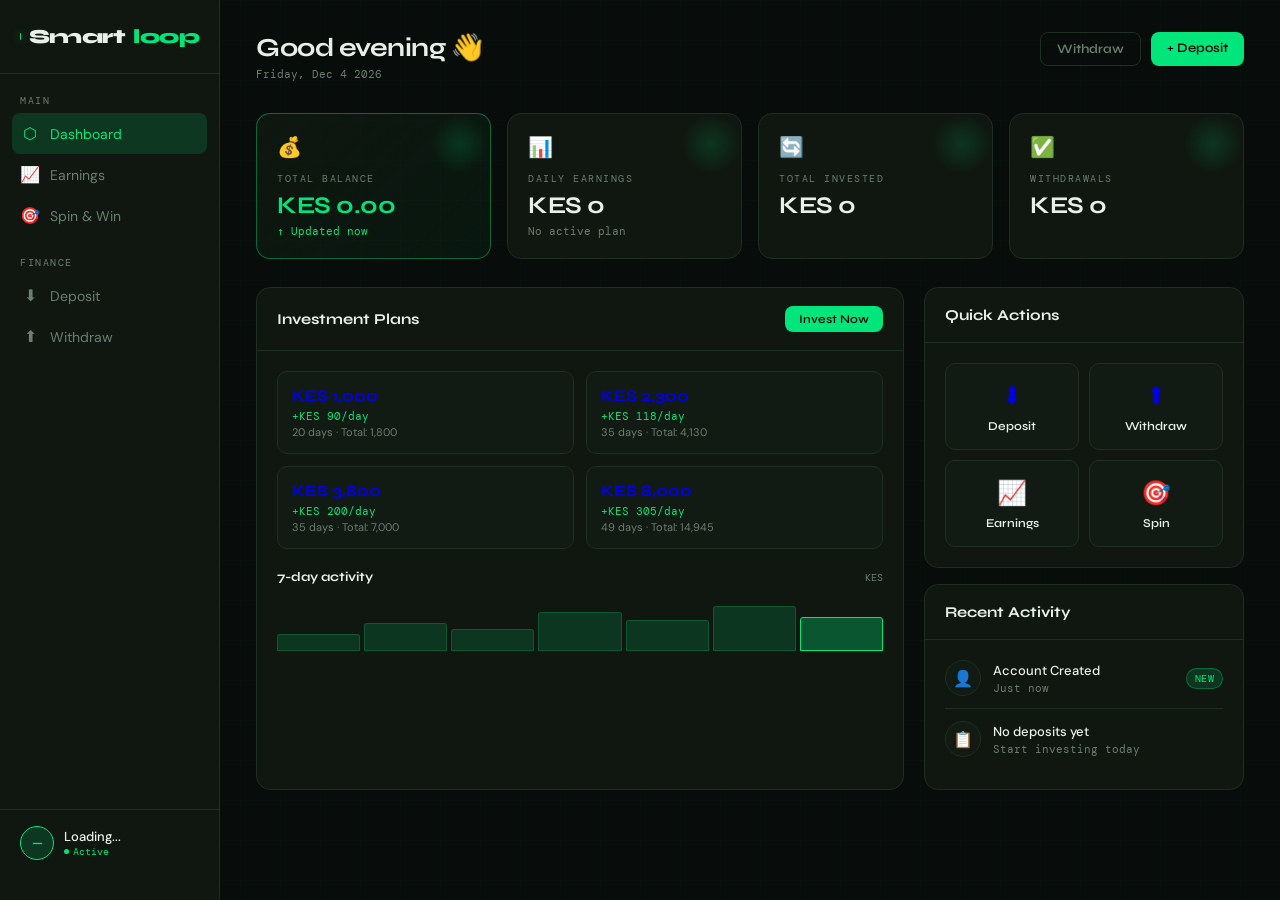
<file: dashboard.html>
<!DOCTYPE html>
<html lang="en">
<head>
  <meta charset="UTF-8" />
  <meta name="viewport" content="width=device-width, initial-scale=1.0" />
  <title>Smartloop — Dashboard</title>
  <link rel="preconnect" href="https://fonts.googleapis.com">
  <link href="https://fonts.googleapis.com/css2?family=Syne:wght@400;600;700;800&family=DM+Mono:wght@300;400;500&family=DM+Sans:wght@300;400;500&display=swap" rel="stylesheet">
  <style>
    :root {
      --bg: #080c0a;
      --surface: #0f1710;
      --card: #111a13;
      --border: #1e2e20;
      --accent: #00e67a;
      --accent-dim: #00b85f;
      --accent-glow: rgba(0,230,122,0.15);
      --text: #e8f0ea;
      --muted: #6b7f6e;
      --danger: #ff4d4d;
      --warn: #f0a500;
    }
    * { margin:0; padding:0; box-sizing:border-box; }
    body {
      background: var(--bg);
      color: var(--text);
      font-family: 'DM Sans', sans-serif;
      min-height: 100vh;
    }
    body::before {
      content: '';
      position: fixed;
      inset: 0;
      background-image:
        linear-gradient(rgba(0,230,122,0.025) 1px, transparent 1px),
        linear-gradient(90deg, rgba(0,230,122,0.025) 1px, transparent 1px);
      background-size: 40px 40px;
      pointer-events: none;
      z-index: 0;
    }

    /* SIDEBAR */
    .layout { display: flex; min-height: 100vh; position:relative; z-index:1; }

    .sidebar {
      width: 220px;
      flex-shrink: 0;
      background: var(--surface);
      border-right: 1px solid var(--border);
      display: flex;
      flex-direction: column;
      padding: 24px 0;
    }

    .sidebar-logo {
      font-family: 'Syne', sans-serif;
      font-weight: 800;
      font-size: 20px;
      letter-spacing: -0.5px;
      color: var(--text);
      display: flex;
      align-items: center;
      gap: 8px;
      padding: 0 20px 24px;
      border-bottom: 1px solid var(--border);
      margin-bottom: 16px;
    }
    .sidebar-logo span { color: var(--accent); }
    .logo-dot {
      width: 7px; height: 7px;
      border-radius: 50%;
      background: var(--accent);
      box-shadow: 0 0 10px var(--accent);
      animation: pulse 2s infinite;
    }
    @keyframes pulse { 0%,100%{opacity:1;transform:scale(1)} 50%{opacity:.6;transform:scale(.8)} }

    .nav-section {
      padding: 4px 12px;
      margin-bottom: 4px;
    }

    .nav-label {
      font-family: 'DM Mono', monospace;
      font-size: 10px;
      color: var(--muted);
      letter-spacing: 1.5px;
      text-transform: uppercase;
      padding: 0 8px;
      margin-bottom: 6px;
    }

    .nav-item {
      display: flex;
      align-items: center;
      gap: 10px;
      padding: 10px 8px;
      border-radius: 8px;
      font-size: 14px;
      color: var(--muted);
      text-decoration: none;
      transition: all 0.15s;
      cursor: pointer;
    }
    .nav-item:hover { background: var(--card); color: var(--text); }
    .nav-item.active { background: var(--accent-glow); color: var(--accent); }
    .nav-item .icon { font-size: 16px; width: 20px; text-align:center; }

    .sidebar-footer {
      margin-top: auto;
      padding: 16px 20px;
      border-top: 1px solid var(--border);
    }

    .user-row {
      display: flex;
      align-items: center;
      gap: 10px;
    }

    .user-avatar {
      width: 34px; height: 34px;
      border-radius: 50%;
      background: var(--accent-glow);
      border: 1px solid var(--accent);
      display: flex;
      align-items: center;
      justify-content: center;
      font-family: 'Syne', sans-serif;
      font-weight: 700;
      font-size: 13px;
      color: var(--accent);
    }

    .user-info { flex:1; min-width:0; }
    .user-name {
      font-size: 13px;
      font-weight: 500;
      white-space: nowrap;
      overflow: hidden;
      text-overflow: ellipsis;
    }
    .user-status {
      font-family: 'DM Mono', monospace;
      font-size: 10px;
      color: var(--accent);
      display: flex;
      align-items: center;
      gap: 4px;
    }
    .status-dot {
      width: 5px; height: 5px;
      border-radius: 50%;
      background: var(--accent);
    }

    /* MAIN */
    .main {
      flex: 1;
      padding: 32px 36px;
      overflow: auto;
    }

    .page-header {
      display: flex;
      align-items: flex-start;
      justify-content: space-between;
      margin-bottom: 32px;
    }

    .greeting {
      font-family: 'Syne', sans-serif;
      font-size: 26px;
      font-weight: 700;
      letter-spacing: -0.5px;
    }

    .date-badge {
      font-family: 'DM Mono', monospace;
      font-size: 11px;
      color: var(--muted);
      margin-top: 4px;
    }

    .header-actions { display:flex; gap:10px; }
    .btn-sm {
      padding: 8px 16px;
      border-radius: 8px;
      font-family: 'Syne', sans-serif;
      font-size: 13px;
      font-weight: 600;
      cursor: pointer;
      text-decoration: none;
      transition: all 0.2s;
    }
    .btn-outline {
      background: transparent;
      border: 1px solid var(--border);
      color: var(--muted);
    }
    .btn-outline:hover { border-color: var(--accent); color: var(--accent); }
    .btn-accent {
      background: var(--accent);
      border: none;
      color: #040a06;
    }
    .btn-accent:hover { background: var(--accent-dim); box-shadow: 0 4px 16px rgba(0,230,122,0.3); }

    /* STATS GRID */
    .stats-grid {
      display: grid;
      grid-template-columns: repeat(4, 1fr);
      gap: 16px;
      margin-bottom: 28px;
    }

    .stat-card {
      background: var(--surface);
      border: 1px solid var(--border);
      border-radius: 14px;
      padding: 20px;
      position: relative;
      overflow: hidden;
      transition: border-color 0.2s;
    }

    .stat-card:hover { border-color: rgba(0,230,122,0.3); }

    .stat-card::after {
      content: '';
      position: absolute;
      top: 0; right: 0;
      width: 60px; height: 60px;
      background: radial-gradient(circle, var(--accent-glow) 0%, transparent 70%);
    }

    .stat-card.highlight {
      border-color: rgba(0,230,122,0.4);
      background: linear-gradient(135deg, var(--surface) 0%, rgba(0,230,122,0.05) 100%);
    }

    .stat-icon {
      font-size: 20px;
      margin-bottom: 12px;
    }

    .stat-label {
      font-family: 'DM Mono', monospace;
      font-size: 10px;
      color: var(--muted);
      text-transform: uppercase;
      letter-spacing: 1.5px;
      margin-bottom: 6px;
    }

    .stat-value {
      font-family: 'Syne', sans-serif;
      font-size: 24px;
      font-weight: 700;
      letter-spacing: -0.5px;
    }

    .stat-value.green { color: var(--accent); }

    .stat-change {
      font-family: 'DM Mono', monospace;
      font-size: 11px;
      color: var(--accent);
      margin-top: 4px;
    }

    /* CONTENT ROW */
    .content-row {
      display: grid;
      grid-template-columns: 1fr 320px;
      gap: 20px;
      margin-bottom: 20px;
    }

    .card {
      background: var(--surface);
      border: 1px solid var(--border);
      border-radius: 14px;
      overflow: hidden;
    }

    .card-header {
      padding: 18px 20px;
      border-bottom: 1px solid var(--border);
      display: flex;
      align-items: center;
      justify-content: space-between;
    }

    .card-title {
      font-family: 'Syne', sans-serif;
      font-size: 15px;
      font-weight: 700;
    }

    .card-body { padding: 20px; }

    /* PLANS */
    .plans-grid {
      display: grid;
      grid-template-columns: 1fr 1fr;
      gap: 12px;
    }

    .plan-item {
      background: var(--card);
      border: 1px solid var(--border);
      border-radius: 10px;
      padding: 14px;
      cursor: pointer;
      transition: all 0.2s;
      text-decoration: none;
      display: block;
    }

    .plan-item:hover {
      border-color: var(--accent);
      background: var(--accent-glow);
    }

    .plan-amount {
      font-family: 'Syne', sans-serif;
      font-size: 16px;
      font-weight: 700;
      margin-bottom: 4px;
    }

    .plan-rate {
      font-family: 'DM Mono', monospace;
      font-size: 11px;
      color: var(--accent);
      margin-bottom: 2px;
    }

    .plan-days {
      font-size: 11px;
      color: var(--muted);
    }

    /* ACTIVITY */
    .activity-list { display: flex; flex-direction: column; gap: 0; }

    .activity-item {
      display: flex;
      align-items: center;
      gap: 12px;
      padding: 12px 0;
      border-bottom: 1px solid var(--border);
    }
    .activity-item:last-child { border-bottom: none; }

    .activity-icon {
      width: 36px; height: 36px;
      border-radius: 50%;
      background: var(--card);
      border: 1px solid var(--border);
      display: flex;
      align-items: center;
      justify-content: center;
      font-size: 16px;
      flex-shrink: 0;
    }

    .activity-info { flex: 1; }
    .activity-title { font-size: 13px; font-weight: 500; margin-bottom: 2px; }
    .activity-time { font-family: 'DM Mono', monospace; font-size: 11px; color: var(--muted); }

    .activity-amount {
      font-family: 'Syne', sans-serif;
      font-size: 14px;
      font-weight: 700;
    }
    .activity-amount.green { color: var(--accent); }
    .activity-amount.warn { color: var(--warn); }

    /* STATUS BADGE */
    .badge {
      font-family: 'DM Mono', monospace;
      font-size: 10px;
      padding: 3px 8px;
      border-radius: 20px;
      letter-spacing: 0.5px;
    }
    .badge-pending { background: rgba(240,165,0,0.15); color: var(--warn); border: 1px solid rgba(240,165,0,0.3); }
    .badge-success { background: var(--accent-glow); color: var(--accent); border: 1px solid rgba(0,230,122,0.3); }

    /* QUICK ACTIONS */
    .quick-actions {
      display: grid;
      grid-template-columns: 1fr 1fr;
      gap: 10px;
    }

    .quick-btn {
      display: flex;
      flex-direction: column;
      align-items: center;
      gap: 8px;
      padding: 16px;
      background: var(--card);
      border: 1px solid var(--border);
      border-radius: 10px;
      text-decoration: none;
      transition: all 0.2s;
      cursor: pointer;
    }

    .quick-btn:hover {
      border-color: var(--accent);
      background: var(--accent-glow);
    }

    .quick-icon { font-size: 24px; }
    .quick-label {
      font-family: 'Syne', sans-serif;
      font-size: 12px;
      font-weight: 600;
      color: var(--text);
    }

    /* EARNINGS CHART (CSS only) */
    .mini-chart {
      display: flex;
      align-items: flex-end;
      gap: 4px;
      height: 60px;
      padding: 0 0 4px;
    }

    .bar {
      flex: 1;
      background: var(--accent-glow);
      border: 1px solid rgba(0,230,122,0.2);
      border-radius: 3px 3px 0 0;
      transition: all 0.3s;
      position: relative;
    }

    .bar:hover {
      background: rgba(0,230,122,0.25);
      border-color: var(--accent);
    }

    .bar.today {
      background: rgba(0,230,122,0.3);
      border-color: var(--accent);
    }

    @media (max-width: 1100px) {
      .stats-grid { grid-template-columns: repeat(2,1fr); }
      .content-row { grid-template-columns: 1fr; }
    }

    @media (max-width: 700px) {
      .sidebar { display:none; }
      .main { padding: 20px 16px; }
    }
  </style>
</head>
<body>
<div class="layout">
  <!-- SIDEBAR -->
  <aside class="sidebar">
    <div class="sidebar-logo">
      <div class="logo-dot"></div>
      Smart<span>loop</span>
    </div>

    <div class="nav-section">
      <div class="nav-label">Main</div>
      <a href="dashboard.html" class="nav-item active">
        <span class="icon">⬡</span> Dashboard
      </a>
      <a href="earnings.html" class="nav-item">
        <span class="icon">📈</span> Earnings
      </a>
      <a href="spin.html" class="nav-item">
        <span class="icon">🎯</span> Spin & Win
      </a>
    </div>

    <div class="nav-section" style="margin-top:8px">
      <div class="nav-label">Finance</div>
      <a href="deposit.html" class="nav-item">
        <span class="icon">⬇</span> Deposit
      </a>
      <a href="withdraw.html" class="nav-item">
        <span class="icon">⬆</span> Withdraw
      </a>
    </div>

    <div class="sidebar-footer">
      <div class="user-row">
        <div class="user-avatar" id="sidebarInitials">—</div>
        <div class="user-info">
          <div class="user-name" id="sidebarName">Loading...</div>
          <div class="user-status"><div class="status-dot"></div> Active</div>
        </div>
      </div>
    </div>
  </aside>

  <!-- MAIN CONTENT -->
  <main class="main">
    <div class="page-header">
      <div>
        <div class="greeting" id="greetingText">Good morning 👋</div>
        <div class="date-badge" id="dateBadge"></div>
      </div>
      <div class="header-actions">
        <a href="withdraw.html" class="btn-sm btn-outline">Withdraw</a>
        <a href="deposit.html" class="btn-sm btn-accent">+ Deposit</a>
      </div>
    </div>

    <!-- STATS -->
    <div class="stats-grid">
      <div class="stat-card highlight">
        <div class="stat-icon">💰</div>
        <div class="stat-label">Total Balance</div>
        <div class="stat-value green">KES 0.00</div>
        <div class="stat-change">↑ Updated now</div>
      </div>
      <div class="stat-card">
        <div class="stat-icon">📊</div>
        <div class="stat-label">Daily Earnings</div>
        <div class="stat-value">KES 0</div>
        <div class="stat-change" style="color:var(--muted)">No active plan</div>
      </div>
      <div class="stat-card">
        <div class="stat-icon">🔄</div>
        <div class="stat-label">Total Invested</div>
        <div class="stat-value">KES 0</div>
      </div>
      <div class="stat-card">
        <div class="stat-icon">✅</div>
        <div class="stat-label">Withdrawals</div>
        <div class="stat-value">KES 0</div>
      </div>
    </div>

    <!-- CONTENT ROW -->
    <div class="content-row">
      <!-- PLANS -->
      <div class="card">
        <div class="card-header">
          <div class="card-title">Investment Plans</div>
          <a href="deposit.html" class="btn-sm btn-accent" style="padding:6px 14px;font-size:12px">Invest Now</a>
        </div>
        <div class="card-body">
          <div class="plans-grid">
            <a href="deposit.html" class="plan-item">
              <div class="plan-amount">KES 1,000</div>
              <div class="plan-rate">+KES 90/day</div>
              <div class="plan-days">20 days · Total: 1,800</div>
            </a>
            <a href="deposit.html" class="plan-item">
              <div class="plan-amount">KES 2,300</div>
              <div class="plan-rate">+KES 118/day</div>
              <div class="plan-days">35 days · Total: 4,130</div>
            </a>
            <a href="deposit.html" class="plan-item">
              <div class="plan-amount">KES 3,800</div>
              <div class="plan-rate">+KES 200/day</div>
              <div class="plan-days">35 days · Total: 7,000</div>
            </a>
            <a href="deposit.html" class="plan-item">
              <div class="plan-amount">KES 8,000</div>
              <div class="plan-rate">+KES 305/day</div>
              <div class="plan-days">49 days · Total: 14,945</div>
            </a>
          </div>

          <div style="margin-top:20px">
            <div style="display:flex;justify-content:space-between;align-items:center;margin-bottom:10px">
              <div class="card-title" style="font-size:13px">7-day activity</div>
              <div style="font-family:'DM Mono',monospace;font-size:10px;color:var(--muted)">KES</div>
            </div>
            <div class="mini-chart">
              <div class="bar" style="height:30%"></div>
              <div class="bar" style="height:50%"></div>
              <div class="bar" style="height:40%"></div>
              <div class="bar" style="height:70%"></div>
              <div class="bar" style="height:55%"></div>
              <div class="bar" style="height:80%"></div>
              <div class="bar today" style="height:60%"></div>
            </div>
          </div>
        </div>
      </div>

      <!-- RIGHT COL -->
      <div style="display:flex;flex-direction:column;gap:16px">
        <!-- Quick Actions -->
        <div class="card">
          <div class="card-header"><div class="card-title">Quick Actions</div></div>
          <div class="card-body">
            <div class="quick-actions">
              <a href="deposit.html" class="quick-btn">
                <div class="quick-icon">⬇</div>
                <div class="quick-label">Deposit</div>
              </a>
              <a href="withdraw.html" class="quick-btn">
                <div class="quick-icon">⬆</div>
                <div class="quick-label">Withdraw</div>
              </a>
              <a href="earnings.html" class="quick-btn">
                <div class="quick-icon">📈</div>
                <div class="quick-label">Earnings</div>
              </a>
              <a href="spin.html" class="quick-btn">
                <div class="quick-icon">🎯</div>
                <div class="quick-label">Spin</div>
              </a>
            </div>
          </div>
        </div>

        <!-- Recent Activity -->
        <div class="card">
          <div class="card-header"><div class="card-title">Recent Activity</div></div>
          <div class="card-body" style="padding-top:8px">
            <div class="activity-list">
              <div class="activity-item">
                <div class="activity-icon">👤</div>
                <div class="activity-info">
                  <div class="activity-title">Account Created</div>
                  <div class="activity-time">Just now</div>
                </div>
                <div class="badge badge-success">NEW</div>
              </div>
              <div class="activity-item">
                <div class="activity-icon">📋</div>
                <div class="activity-info">
                  <div class="activity-title">No deposits yet</div>
                  <div class="activity-time">Start investing today</div>
                </div>
              </div>
            </div>
          </div>
        </div>
      </div>
    </div>
  </main>
</div>

<script>
  // Greeting & date
  const hour = new Date().getHours();
  const greet = hour < 12 ? 'Good morning' : hour < 17 ? 'Good afternoon' : 'Good evening';
  const days = ['Sunday','Monday','Tuesday','Wednesday','Thursday','Friday','Saturday'];
  const months = ['Jan','Feb','Mar','Apr','May','Jun','Jul','Aug','Sep','Oct','Nov','Dec'];
  const now = new Date();
  document.getElementById('greetingText').textContent = greet + ' 👋';
  document.getElementById('dateBadge').textContent = `${days[now.getDay()]}, ${months[now.getMonth()]} ${now.getDate()} ${now.getFullYear()}`;

  // Sidebar user info (from localStorage if set)
  const saved = localStorage.getItem('sl_user');
  if (saved) {
    const u = JSON.parse(saved);
    document.getElementById('sidebarName').textContent = u.name || u.email || 'User';
    document.getElementById('sidebarInitials').textContent = (u.name || 'U').charAt(0).toUpperCase();
    document.getElementById('greetingText').textContent = `${greet}, ${(u.name || '').split(' ')[0] || 'there'} 👋`;
  }
</script>
</body>
</html>
</file>
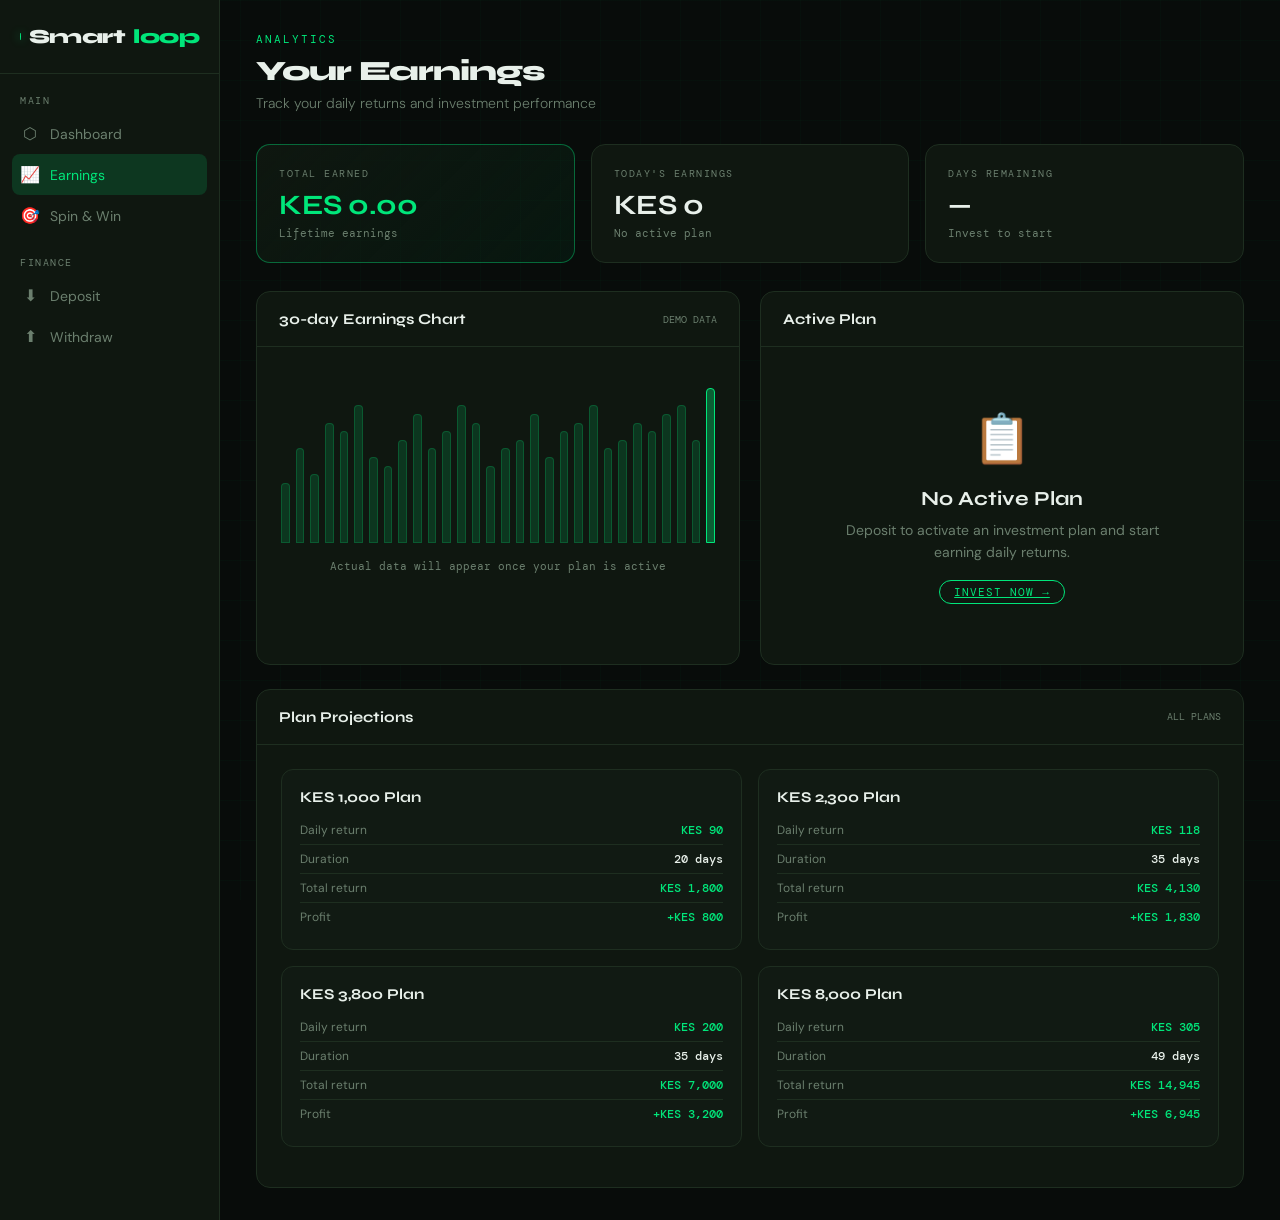
<file: earnings.html>
<!DOCTYPE html>
<html lang="en">
<head>
  <meta charset="UTF-8" />
  <meta name="viewport" content="width=device-width, initial-scale=1.0" />
  <title>Smartloop — Earnings</title>
  <link rel="preconnect" href="https://fonts.googleapis.com">
  <link href="https://fonts.googleapis.com/css2?family=Syne:wght@400;600;700;800&family=DM+Mono:wght@300;400;500&family=DM+Sans:wght@300;400;500&display=swap" rel="stylesheet">
  <style>
    :root{--bg:#080c0a;--surface:#0f1710;--card:#111a13;--border:#1e2e20;--accent:#00e67a;--accent-dim:#00b85f;--accent-glow:rgba(0,230,122,0.15);--text:#e8f0ea;--muted:#6b7f6e;--danger:#ff4d4d;}
    *{margin:0;padding:0;box-sizing:border-box;}
    body{background:var(--bg);color:var(--text);font-family:'DM Sans',sans-serif;min-height:100vh;}
    body::before{content:'';position:fixed;inset:0;background-image:linear-gradient(rgba(0,230,122,0.025) 1px,transparent 1px),linear-gradient(90deg,rgba(0,230,122,0.025) 1px,transparent 1px);background-size:40px 40px;pointer-events:none;z-index:0;}
    .layout{display:flex;min-height:100vh;position:relative;z-index:1;}
    .sidebar{width:220px;flex-shrink:0;background:var(--surface);border-right:1px solid var(--border);display:flex;flex-direction:column;padding:24px 0;}
    .sidebar-logo{font-family:'Syne',sans-serif;font-weight:800;font-size:20px;letter-spacing:-0.5px;color:var(--text);display:flex;align-items:center;gap:8px;padding:0 20px 24px;border-bottom:1px solid var(--border);margin-bottom:16px;}
    .sidebar-logo span{color:var(--accent);}
    .logo-dot{width:7px;height:7px;border-radius:50%;background:var(--accent);box-shadow:0 0 10px var(--accent);animation:pulse 2s infinite;}
    @keyframes pulse{0%,100%{opacity:1;transform:scale(1)}50%{opacity:.6;transform:scale(.8)}}
    .nav-section{padding:4px 12px;margin-bottom:4px;}
    .nav-label{font-family:'DM Mono',monospace;font-size:10px;color:var(--muted);letter-spacing:1.5px;text-transform:uppercase;padding:0 8px;margin-bottom:6px;}
    .nav-item{display:flex;align-items:center;gap:10px;padding:10px 8px;border-radius:8px;font-size:14px;color:var(--muted);text-decoration:none;transition:all 0.15s;}
    .nav-item:hover{background:var(--card);color:var(--text);}
    .nav-item.active{background:var(--accent-glow);color:var(--accent);}
    .nav-item .icon{font-size:16px;width:20px;text-align:center;}
    .main{flex:1;padding:32px 36px;overflow:auto;}
    .page-tag{font-family:'DM Mono',monospace;font-size:11px;color:var(--accent);letter-spacing:2px;text-transform:uppercase;margin-bottom:8px;}
    .page-title{font-family:'Syne',sans-serif;font-size:28px;font-weight:800;letter-spacing:-1px;}
    .page-sub{font-size:14px;color:var(--muted);margin-top:6px;font-weight:300;margin-bottom:32px;}
    .stats-row{display:grid;grid-template-columns:repeat(3,1fr);gap:16px;margin-bottom:28px;}
    .stat-card{background:var(--surface);border:1px solid var(--border);border-radius:14px;padding:22px;}
    .stat-card.highlight{border-color:rgba(0,230,122,0.4);background:linear-gradient(135deg,var(--surface),rgba(0,230,122,0.05));}
    .stat-label{font-family:'DM Mono',monospace;font-size:10px;color:var(--muted);text-transform:uppercase;letter-spacing:1.5px;margin-bottom:8px;}
    .stat-value{font-family:'Syne',sans-serif;font-size:28px;font-weight:700;letter-spacing:-0.5px;}
    .stat-value.green{color:var(--accent);}
    .stat-change{font-family:'DM Mono',monospace;font-size:11px;color:var(--muted);margin-top:4px;}
    .card{background:var(--surface);border:1px solid var(--border);border-radius:14px;overflow:hidden;}
    .card-header{padding:18px 22px;border-bottom:1px solid var(--border);display:flex;align-items:center;justify-content:space-between;}
    .card-title{font-family:'Syne',sans-serif;font-size:15px;font-weight:700;}
    .card-body{padding:24px;}

    /* BAR CHART */
    .chart-container{height:180px;display:flex;align-items:flex-end;gap:6px;padding-bottom:8px;position:relative;}
    .chart-bar-wrap{flex:1;display:flex;flex-direction:column;align-items:center;gap:6px;height:100%;justify-content:flex-end;}
    .chart-bar{
      width:100%;border-radius:4px 4px 0 0;
      background:var(--accent-glow);border:1px solid rgba(0,230,122,0.2);
      transition:all 0.3s;cursor:pointer;position:relative;
    }
    .chart-bar:hover{background:rgba(0,230,122,0.25);border-color:var(--accent);}
    .chart-bar.today{background:rgba(0,230,122,0.35);border-color:var(--accent);}
    .chart-day{font-family:'DM Mono',monospace;font-size:9px;color:var(--muted);text-transform:uppercase;}
    .chart-val{font-family:'DM Mono',monospace;font-size:9px;color:var(--accent);}
    .chart-divider{position:absolute;left:0;right:0;height:1px;background:var(--border);}

    /* PLAN PROJECTION */
    .projection-grid{display:grid;grid-template-columns:repeat(2,1fr);gap:16px;margin-bottom:16px;}
    .proj-card{background:var(--card);border:1px solid var(--border);border-radius:12px;padding:18px;}
    .proj-plan{font-family:'Syne',sans-serif;font-size:15px;font-weight:700;margin-bottom:10px;}
    .proj-row{display:flex;justify-content:space-between;align-items:center;padding:6px 0;border-bottom:1px solid var(--border);}
    .proj-row:last-child{border-bottom:none;}
    .proj-key{font-size:12px;color:var(--muted);}
    .proj-val{font-family:'DM Mono',monospace;font-size:12px;color:var(--text);font-weight:500;}
    .proj-val.green{color:var(--accent);}

    /* COMING SOON OVERLAY */
    .coming-soon{
      position:relative;
      display:flex;flex-direction:column;align-items:center;justify-content:center;
      padding:60px 24px;text-align:center;
    }
    .cs-icon{font-size:48px;margin-bottom:16px;}
    .cs-title{font-family:'Syne',sans-serif;font-size:20px;font-weight:700;margin-bottom:8px;}
    .cs-sub{font-size:14px;color:var(--muted);line-height:1.6;max-width:320px;}
    .cs-badge{margin-top:16px;display:inline-block;font-family:'DM Mono',monospace;font-size:11px;color:var(--accent);border:1px solid var(--accent);padding:4px 14px;border-radius:20px;letter-spacing:1px;}

    .two-col{display:grid;grid-template-columns:1fr 1fr;gap:20px;}
    @media(max-width:900px){.stats-row{grid-template-columns:1fr 1fr;}.two-col{grid-template-columns:1fr;}}
    @media(max-width:700px){.sidebar{display:none;}.main{padding:20px 16px;}.stats-row{grid-template-columns:1fr;}.projection-grid{grid-template-columns:1fr;}}
  </style>
</head>
<body>
<div class="layout">
  <aside class="sidebar">
    <div class="sidebar-logo"><div class="logo-dot"></div>Smart<span>loop</span></div>
    <div class="nav-section">
      <div class="nav-label">Main</div>
      <a href="dashboard.html" class="nav-item"><span class="icon">⬡</span> Dashboard</a>
      <a href="earnings.html" class="nav-item active"><span class="icon">📈</span> Earnings</a>
      <a href="spin.html" class="nav-item"><span class="icon">🎯</span> Spin & Win</a>
    </div>
    <div class="nav-section" style="margin-top:8px">
      <div class="nav-label">Finance</div>
      <a href="deposit.html" class="nav-item"><span class="icon">⬇</span> Deposit</a>
      <a href="withdraw.html" class="nav-item"><span class="icon">⬆</span> Withdraw</a>
    </div>
  </aside>

  <main class="main">
    <div class="page-tag">Analytics</div>
    <h1 class="page-title">Your Earnings</h1>
    <p class="page-sub">Track your daily returns and investment performance</p>

    <div class="stats-row">
      <div class="stat-card highlight">
        <div class="stat-label">Total Earned</div>
        <div class="stat-value green">KES 0.00</div>
        <div class="stat-change">Lifetime earnings</div>
      </div>
      <div class="stat-card">
        <div class="stat-label">Today's Earnings</div>
        <div class="stat-value">KES 0</div>
        <div class="stat-change">No active plan</div>
      </div>
      <div class="stat-card">
        <div class="stat-label">Days Remaining</div>
        <div class="stat-value">—</div>
        <div class="stat-change">Invest to start</div>
      </div>
    </div>

    <div class="two-col" style="margin-bottom:24px">
      <!-- CHART CARD -->
      <div class="card">
        <div class="card-header">
          <div class="card-title">30-day Earnings Chart</div>
          <div style="font-family:'DM Mono',monospace;font-size:10px;color:var(--muted)">DEMO DATA</div>
        </div>
        <div class="card-body">
          <div class="chart-container" id="barChart"></div>
          <div style="font-size:11px;color:var(--muted);margin-top:8px;text-align:center;font-family:'DM Mono',monospace;">
            Actual data will appear once your plan is active
          </div>
        </div>
      </div>

      <!-- PLAN STATUS -->
      <div class="card">
        <div class="card-header"><div class="card-title">Active Plan</div></div>
        <div class="coming-soon">
          <div class="cs-icon">📋</div>
          <div class="cs-title">No Active Plan</div>
          <div class="cs-sub">Deposit to activate an investment plan and start earning daily returns.</div>
          <a href="deposit.html" class="cs-badge">INVEST NOW →</a>
        </div>
      </div>
    </div>

    <!-- PLAN PROJECTIONS -->
    <div class="card">
      <div class="card-header">
        <div class="card-title">Plan Projections</div>
        <div style="font-family:'DM Mono',monospace;font-size:10px;color:var(--muted)">ALL PLANS</div>
      </div>
      <div class="card-body">
        <div class="projection-grid">
          <div class="proj-card">
            <div class="proj-plan">KES 1,000 Plan</div>
            <div class="proj-row"><span class="proj-key">Daily return</span><span class="proj-val green">KES 90</span></div>
            <div class="proj-row"><span class="proj-key">Duration</span><span class="proj-val">20 days</span></div>
            <div class="proj-row"><span class="proj-key">Total return</span><span class="proj-val green">KES 1,800</span></div>
            <div class="proj-row"><span class="proj-key">Profit</span><span class="proj-val green">+KES 800</span></div>
          </div>
          <div class="proj-card">
            <div class="proj-plan">KES 2,300 Plan</div>
            <div class="proj-row"><span class="proj-key">Daily return</span><span class="proj-val green">KES 118</span></div>
            <div class="proj-row"><span class="proj-key">Duration</span><span class="proj-val">35 days</span></div>
            <div class="proj-row"><span class="proj-key">Total return</span><span class="proj-val green">KES 4,130</span></div>
            <div class="proj-row"><span class="proj-key">Profit</span><span class="proj-val green">+KES 1,830</span></div>
          </div>
          <div class="proj-card">
            <div class="proj-plan">KES 3,800 Plan</div>
            <div class="proj-row"><span class="proj-key">Daily return</span><span class="proj-val green">KES 200</span></div>
            <div class="proj-row"><span class="proj-key">Duration</span><span class="proj-val">35 days</span></div>
            <div class="proj-row"><span class="proj-key">Total return</span><span class="proj-val green">KES 7,000</span></div>
            <div class="proj-row"><span class="proj-key">Profit</span><span class="proj-val green">+KES 3,200</span></div>
          </div>
          <div class="proj-card">
            <div class="proj-plan">KES 8,000 Plan</div>
            <div class="proj-row"><span class="proj-key">Daily return</span><span class="proj-val green">KES 305</span></div>
            <div class="proj-row"><span class="proj-key">Duration</span><span class="proj-val">49 days</span></div>
            <div class="proj-row"><span class="proj-key">Total return</span><span class="proj-val green">KES 14,945</span></div>
            <div class="proj-row"><span class="proj-key">Profit</span><span class="proj-val green">+KES 6,945</span></div>
          </div>
        </div>
      </div>
    </div>
  </main>
</div>

<script>
  // Generate demo bar chart
  const chart = document.getElementById('barChart');
  const days = ['M','T','W','T','F','S','S'];
  const heights = [35,55,40,70,65,80,50,45,60,75,55,65,80,70,45,55,60,75,50,65,70,80,55,60,70,65,75,80,60,90];
  heights.forEach((h, i) => {
    const wrap = document.createElement('div');
    wrap.className = 'chart-bar-wrap';
    const bar = document.createElement('div');
    bar.className = 'chart-bar' + (i === heights.length-1 ? ' today' : '');
    bar.style.height = h + '%';
    wrap.appendChild(bar);
    chart.appendChild(wrap);
  });
</script>
</body>
</html>
</file>
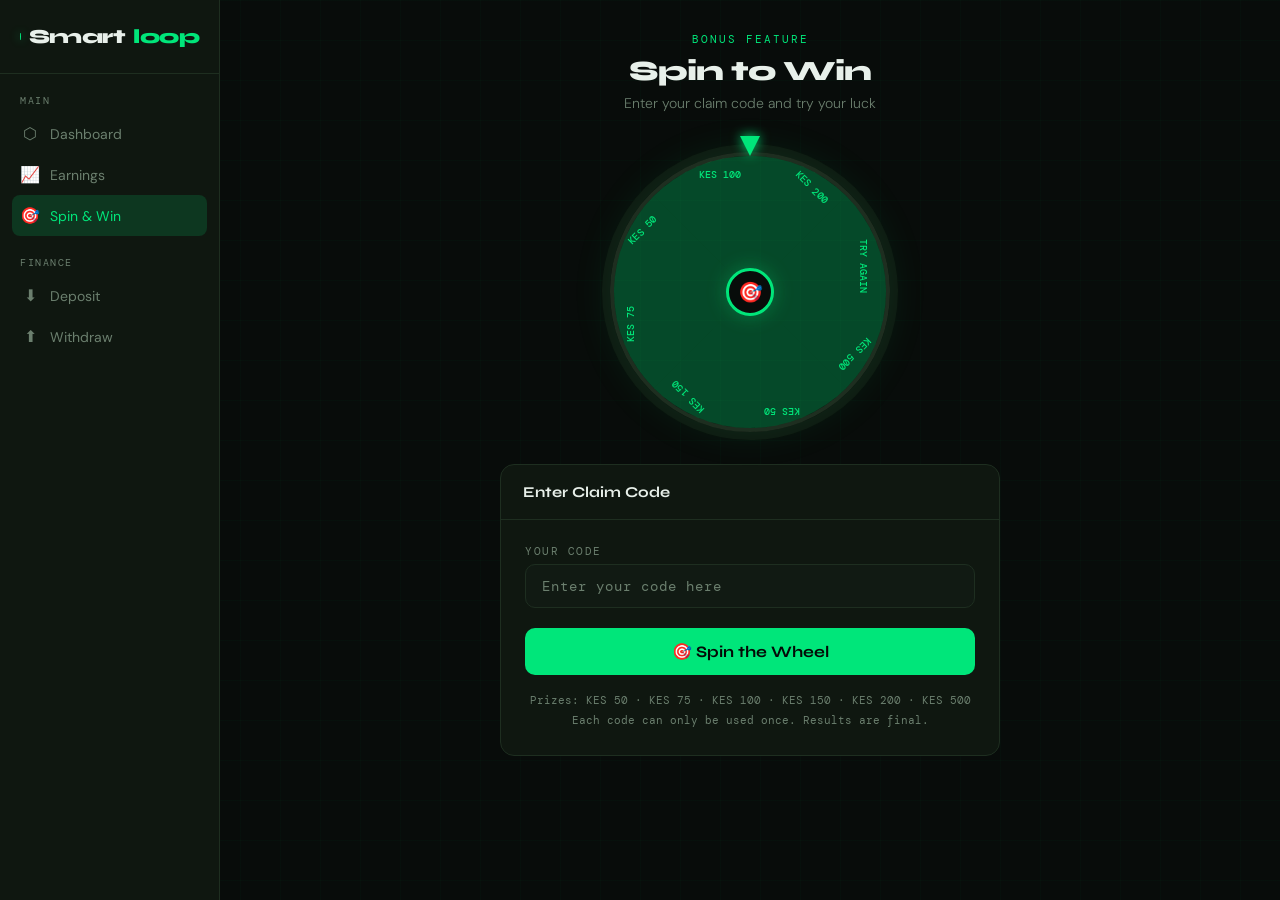
<file: spin.html>
<!DOCTYPE html>
<html lang="en">
<head>
  <meta charset="UTF-8" />
  <meta name="viewport" content="width=device-width, initial-scale=1.0" />
  <title>Smartloop — Spin & Win</title>
  <link rel="preconnect" href="https://fonts.googleapis.com">
  <link href="https://fonts.googleapis.com/css2?family=Syne:wght@400;600;700;800&family=DM+Mono:wght@300;400;500&family=DM+Sans:wght@300;400;500&display=swap" rel="stylesheet">
  <style>
    :root{--bg:#080c0a;--surface:#0f1710;--card:#111a13;--border:#1e2e20;--accent:#00e67a;--accent-dim:#00b85f;--accent-glow:rgba(0,230,122,0.15);--text:#e8f0ea;--muted:#6b7f6e;--danger:#ff4d4d;}
    *{margin:0;padding:0;box-sizing:border-box;}
    body{background:var(--bg);color:var(--text);font-family:'DM Sans',sans-serif;min-height:100vh;}
    body::before{content:'';position:fixed;inset:0;background-image:linear-gradient(rgba(0,230,122,0.025) 1px,transparent 1px),linear-gradient(90deg,rgba(0,230,122,0.025) 1px,transparent 1px);background-size:40px 40px;pointer-events:none;z-index:0;}
    .layout{display:flex;min-height:100vh;position:relative;z-index:1;}
    .sidebar{width:220px;flex-shrink:0;background:var(--surface);border-right:1px solid var(--border);display:flex;flex-direction:column;padding:24px 0;}
    .sidebar-logo{font-family:'Syne',sans-serif;font-weight:800;font-size:20px;letter-spacing:-0.5px;color:var(--text);display:flex;align-items:center;gap:8px;padding:0 20px 24px;border-bottom:1px solid var(--border);margin-bottom:16px;}
    .sidebar-logo span{color:var(--accent);}
    .logo-dot{width:7px;height:7px;border-radius:50%;background:var(--accent);box-shadow:0 0 10px var(--accent);animation:pulse 2s infinite;}
    @keyframes pulse{0%,100%{opacity:1;transform:scale(1)}50%{opacity:.6;transform:scale(.8)}}
    .nav-section{padding:4px 12px;margin-bottom:4px;}
    .nav-label{font-family:'DM Mono',monospace;font-size:10px;color:var(--muted);letter-spacing:1.5px;text-transform:uppercase;padding:0 8px;margin-bottom:6px;}
    .nav-item{display:flex;align-items:center;gap:10px;padding:10px 8px;border-radius:8px;font-size:14px;color:var(--muted);text-decoration:none;transition:all 0.15s;}
    .nav-item:hover{background:var(--card);color:var(--text);}
    .nav-item.active{background:var(--accent-glow);color:var(--accent);}
    .nav-item .icon{font-size:16px;width:20px;text-align:center;}
    .main{flex:1;padding:32px 36px;overflow:auto;display:flex;flex-direction:column;align-items:center;}
    .page-tag{font-family:'DM Mono',monospace;font-size:11px;color:var(--accent);letter-spacing:2px;text-transform:uppercase;margin-bottom:8px;text-align:center;}
    .page-title{font-family:'Syne',sans-serif;font-size:28px;font-weight:800;letter-spacing:-1px;text-align:center;}
    .page-sub{font-size:14px;color:var(--muted);margin-top:6px;font-weight:300;margin-bottom:40px;text-align:center;}

    .spin-container{
      width: 100%;
      max-width: 500px;
    }

    /* WHEEL */
    .wheel-wrap{
      position:relative;
      width:280px;
      height:280px;
      margin:0 auto 32px;
    }

    .wheel {
      width:100%;height:100%;
      border-radius:50%;
      border: 4px solid var(--border);
      position:relative;
      overflow:hidden;
      transition:transform 3s cubic-bezier(0.17, 0.67, 0.12, 0.99);
      box-shadow: 0 0 40px rgba(0,230,122,0.1), 0 0 0 8px var(--surface);
    }

    .wheel-segment {
      position:absolute;
      width:50%;height:50%;
      transform-origin:100% 100%;
      display:flex;
      align-items:center;
      padding-left:16px;
    }

    .seg-0{background:rgba(0,230,122,0.2);transform:rotate(0deg);}
    .seg-1{background:rgba(0,230,122,0.1);transform:rotate(45deg);}
    .seg-2{background:rgba(0,230,122,0.2);transform:rotate(90deg);}
    .seg-3{background:rgba(0,230,122,0.1);transform:rotate(135deg);}
    .seg-4{background:rgba(0,230,122,0.2);transform:rotate(180deg);}
    .seg-5{background:rgba(0,230,122,0.1);transform:rotate(225deg);}
    .seg-6{background:rgba(0,230,122,0.2);transform:rotate(270deg);}
    .seg-7{background:rgba(0,230,122,0.1);transform:rotate(315deg);}

    .seg-text{
      font-family:'DM Mono',monospace;
      font-size:10px;
      color:var(--accent);
      font-weight:500;
      transform:rotate(-45deg) translateX(-8px);
      white-space:nowrap;
    }

    .wheel-center{
      position:absolute;
      top:50%;left:50%;
      transform:translate(-50%,-50%);
      width:48px;height:48px;
      border-radius:50%;
      background:var(--bg);
      border:3px solid var(--accent);
      display:flex;align-items:center;justify-content:center;
      font-size:20px;
      z-index:2;
      box-shadow:0 0 20px rgba(0,230,122,0.3);
    }

    .wheel-pointer{
      position:absolute;
      top:-16px;left:50%;
      transform:translateX(-50%);
      width:0;height:0;
      border-left:10px solid transparent;
      border-right:10px solid transparent;
      border-top:20px solid var(--accent);
      filter:drop-shadow(0 0 6px var(--accent));
      z-index:3;
    }

    /* FORM */
    .spin-card{background:var(--surface);border:1px solid var(--border);border-radius:14px;overflow:hidden;}
    .spin-header{padding:18px 22px;border-bottom:1px solid var(--border);}
    .spin-title{font-family:'Syne',sans-serif;font-size:15px;font-weight:700;}
    .spin-body{padding:24px;}
    .field-group{display:flex;flex-direction:column;gap:6px;margin-bottom:16px;}
    label{font-family:'DM Mono',monospace;font-size:11px;color:var(--muted);text-transform:uppercase;letter-spacing:1.5px;}
    input{width:100%;background:var(--card);border:1px solid var(--border);color:var(--text);padding:12px 16px;border-radius:10px;font-family:'DM Mono',monospace;font-size:14px;letter-spacing:1px;text-transform:uppercase;outline:none;transition:all 0.2s;}
    input::placeholder{color:var(--muted);text-transform:none;}
    input:focus{border-color:var(--accent);box-shadow:0 0 0 3px var(--accent-glow);}
    .btn-spin{width:100%;padding:14px;background:var(--accent);color:#040a06;border:none;border-radius:10px;font-family:'Syne',sans-serif;font-size:16px;font-weight:700;cursor:pointer;transition:all 0.2s;margin-top:4px;}
    .btn-spin:hover{background:var(--accent-dim);box-shadow:0 4px 24px rgba(0,230,122,0.35);transform:translateY(-1px);}
    .btn-spin:active{transform:translateY(0);}
    .btn-spin:disabled{opacity:0.5;cursor:not-allowed;transform:none;}

    .result-box{
      margin-top:16px;padding:14px 16px;
      background:var(--accent-glow);border:1px solid rgba(0,230,122,0.2);
      border-radius:10px;text-align:center;
      font-family:'Syne',sans-serif;font-size:16px;font-weight:700;color:var(--accent);
      display:none;
    }

    .prizes-note{margin-top:16px;font-family:'DM Mono',monospace;font-size:11px;color:var(--muted);text-align:center;line-height:1.8;}

    @media(max-width:700px){.sidebar{display:none;}.main{padding:20px 16px;}}
  </style>
</head>
<body>
<div class="layout">
  <aside class="sidebar">
    <div class="sidebar-logo"><div class="logo-dot"></div>Smart<span>loop</span></div>
    <div class="nav-section">
      <div class="nav-label">Main</div>
      <a href="dashboard.html" class="nav-item"><span class="icon">⬡</span> Dashboard</a>
      <a href="earnings.html" class="nav-item"><span class="icon">📈</span> Earnings</a>
      <a href="spin.html" class="nav-item active"><span class="icon">🎯</span> Spin & Win</a>
    </div>
    <div class="nav-section" style="margin-top:8px">
      <div class="nav-label">Finance</div>
      <a href="deposit.html" class="nav-item"><span class="icon">⬇</span> Deposit</a>
      <a href="withdraw.html" class="nav-item"><span class="icon">⬆</span> Withdraw</a>
    </div>
  </aside>

  <main class="main">
    <div class="page-tag">Bonus Feature</div>
    <h1 class="page-title">Spin to Win</h1>
    <p class="page-sub">Enter your claim code and try your luck</p>

    <div class="spin-container">
      <!-- WHEEL -->
      <div class="wheel-wrap">
        <div class="wheel-pointer"></div>
        <div class="wheel" id="wheel">
          <div class="wheel-segment seg-0"><span class="seg-text">KES 50</span></div>
          <div class="wheel-segment seg-1"><span class="seg-text">KES 100</span></div>
          <div class="wheel-segment seg-2"><span class="seg-text">KES 200</span></div>
          <div class="wheel-segment seg-3"><span class="seg-text">TRY AGAIN</span></div>
          <div class="wheel-segment seg-4"><span class="seg-text">KES 500</span></div>
          <div class="wheel-segment seg-5"><span class="seg-text">KES 50</span></div>
          <div class="wheel-segment seg-6"><span class="seg-text">KES 150</span></div>
          <div class="wheel-segment seg-7"><span class="seg-text">KES 75</span></div>
        </div>
        <div class="wheel-center">🎯</div>
      </div>

      <!-- FORM -->
      <div class="spin-card">
        <div class="spin-header"><div class="spin-title">Enter Claim Code</div></div>
        <div class="spin-body">
          <div class="field-group">
            <label for="claimCode">Your Code</label>
            <input type="text" id="claimCode" placeholder="Enter your code here" />
          </div>
          <button class="btn-spin" id="spinBtn" onclick="doSpin()">🎯 Spin the Wheel</button>
          <div class="result-box" id="resultBox"></div>
          <div class="prizes-note">
            Prizes: KES 50 · KES 75 · KES 100 · KES 150 · KES 200 · KES 500<br>
            Each code can only be used once. Results are final.
          </div>
        </div>
      </div>
    </div>
  </main>
</div>

<script>
  let spinning = false;
  let totalDeg = 0;

  function doSpin() {
    const code = document.getElementById('claimCode').value.trim();
    if (!code) {
      document.getElementById('claimCode').focus();
      return;
    }
    if (spinning) return;
    spinning = true;

    const btn = document.getElementById('spinBtn');
    const result = document.getElementById('resultBox');
    btn.disabled = true;
    result.style.display = 'none';

    const extraSpins = 5 + Math.floor(Math.random() * 4);
    const landingDeg = Math.floor(Math.random() * 360);
    totalDeg += extraSpins * 360 + landingDeg;

    const wheel = document.getElementById('wheel');
    wheel.style.transition = 'transform 3.5s cubic-bezier(0.17, 0.67, 0.12, 0.99)';
    wheel.style.transform = `rotate(${totalDeg}deg)`;

    setTimeout(() => {
      spinning = false;
      btn.disabled = false;
      result.style.display = 'block';
      result.textContent = '🎉 Feature coming soon — your code has been noted!';
    }, 3700);
  }
</script>
</body>
</html>
</file>
